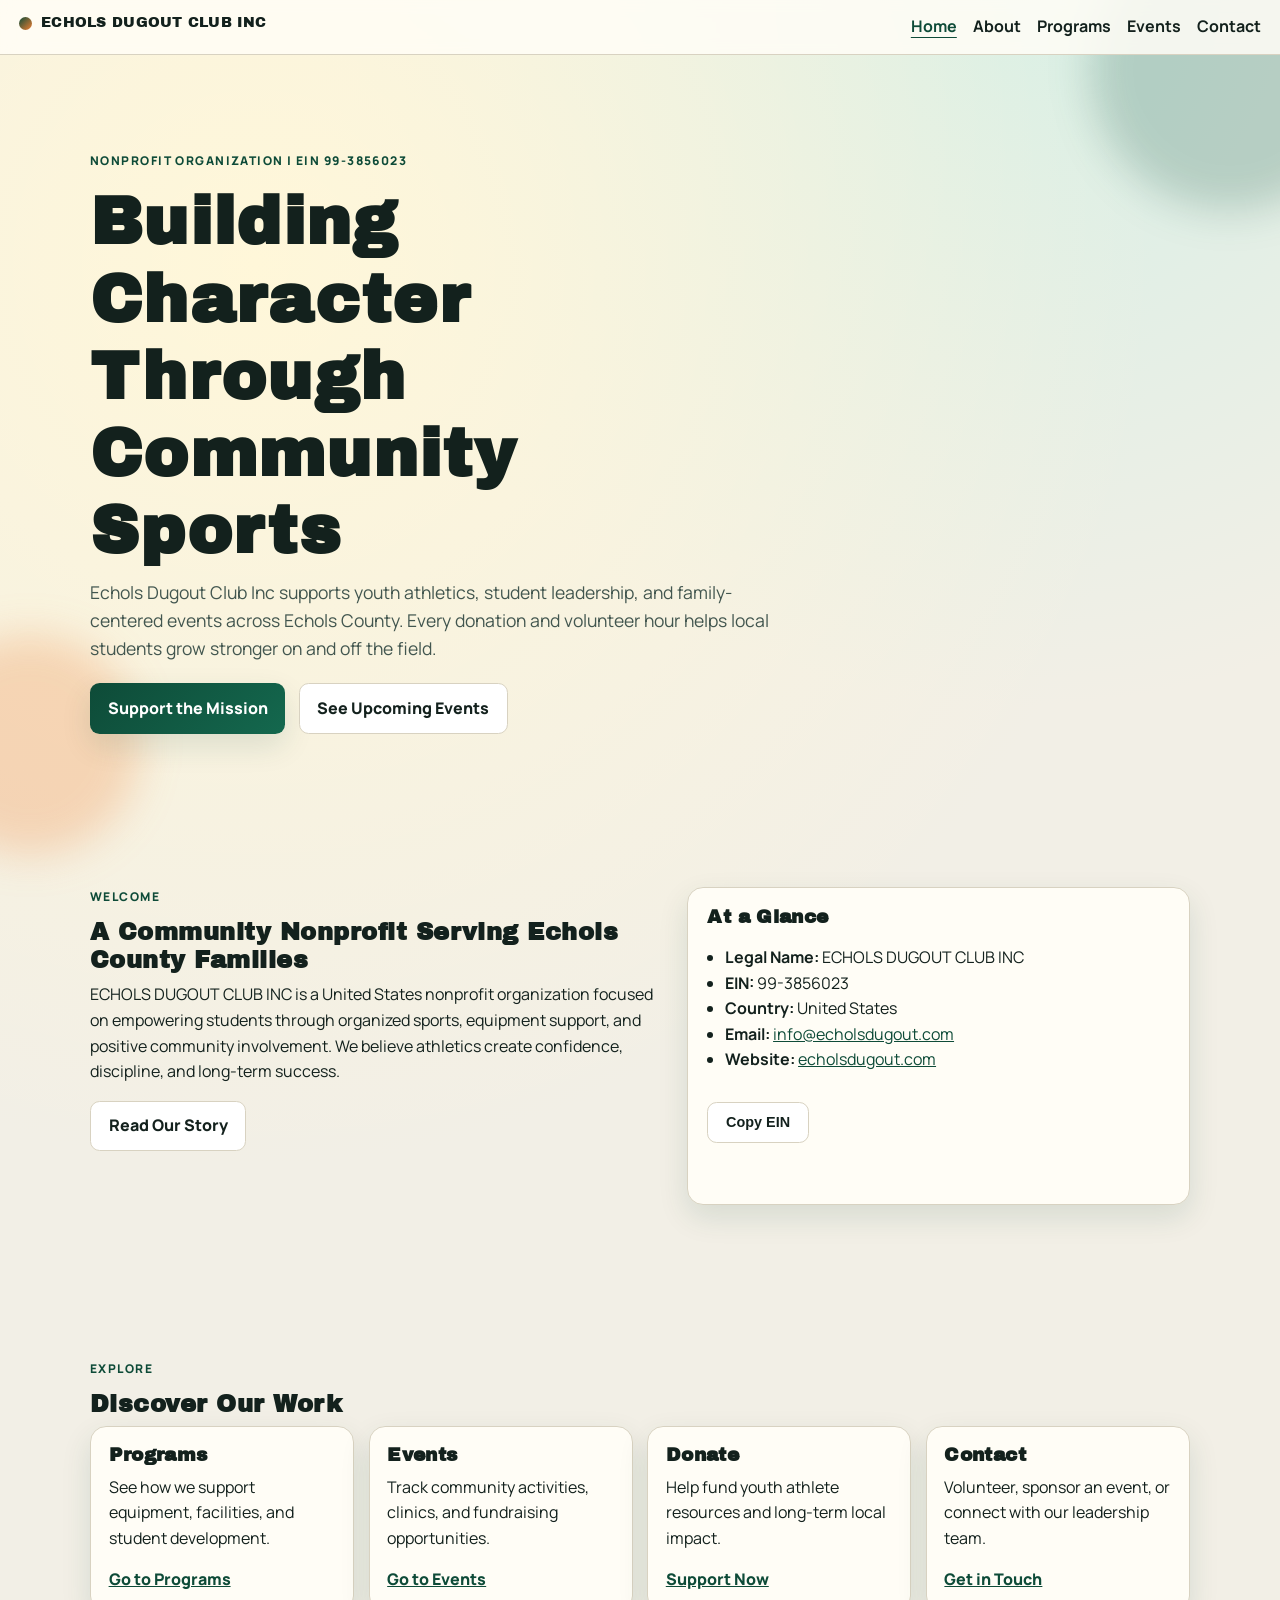
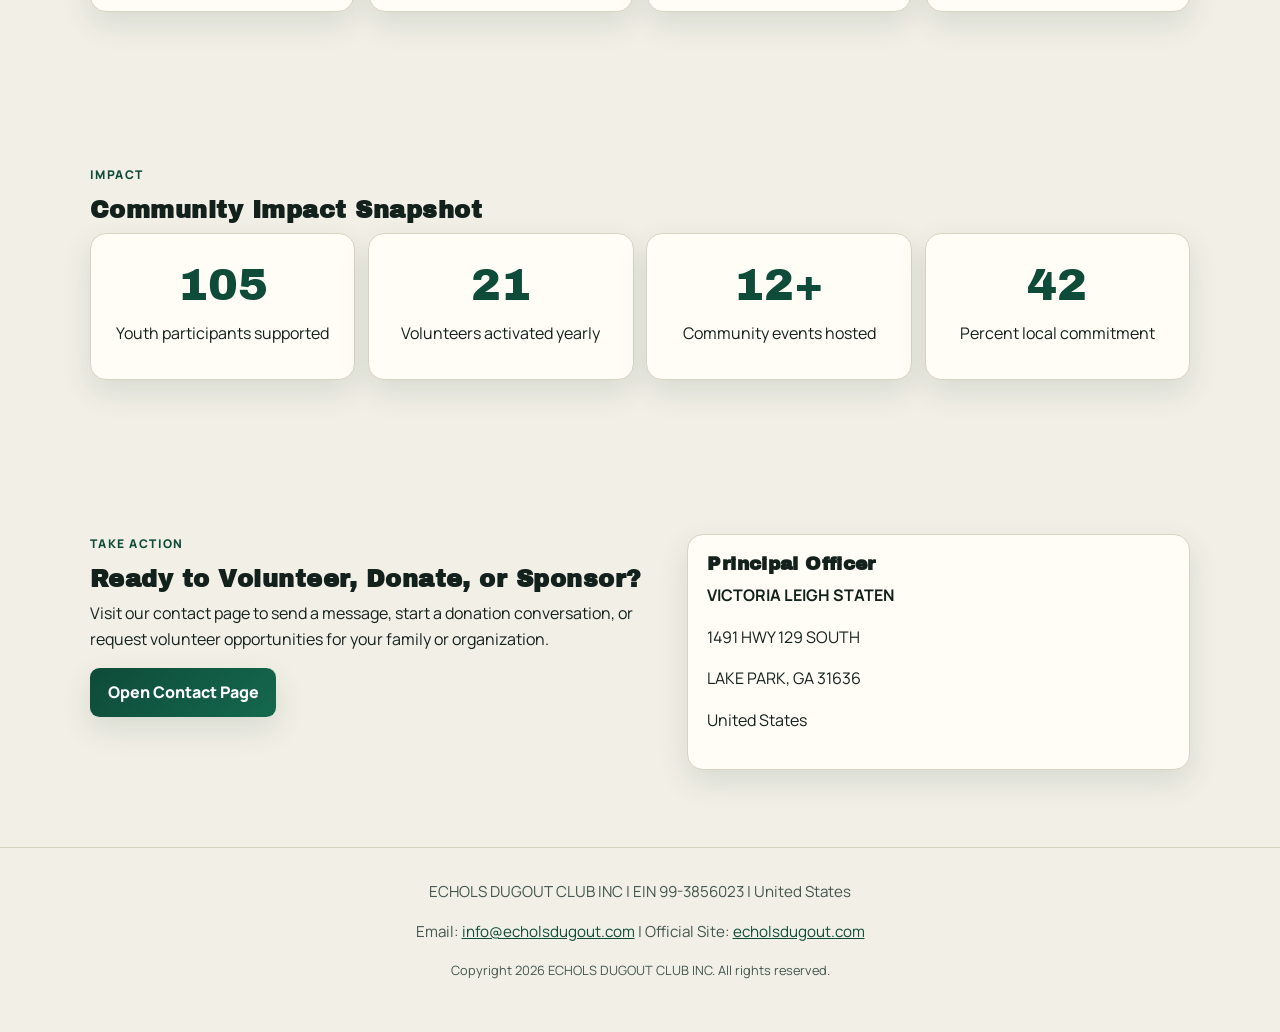
<file: index.html>
<!DOCTYPE html>
<html lang="en">
  <head>
    <meta charset="UTF-8" />
    <meta name="viewport" content="width=device-width, initial-scale=1.0" />
    <meta
      name="description"
      content="Official website for Echols Dugout Club Inc, supporting youth athletics and community growth in Echols County, Georgia."
    />
    <meta name="theme-color" content="#0e4b38" />
    <title>ECHOLS DUGOUT CLUB INC | Home</title>
    <link rel="preconnect" href="https://fonts.googleapis.com" />
    <link rel="preconnect" href="https://fonts.gstatic.com" crossorigin />
    <link
      href="https://fonts.googleapis.com/css2?family=Archivo+Black&family=Manrope:wght@400;500;700;800&display=swap"
      rel="stylesheet"
    />
    <link rel="stylesheet" href="styles.css" />
  </head>
  <body>
    <div class="bg-orb orb-1" aria-hidden="true"></div>
    <div class="bg-orb orb-2" aria-hidden="true"></div>

    <header class="site-header">
      <a class="brand" href="index.html" aria-label="ECHOLS DUGOUT CLUB INC home">
        <span class="brand-dot"></span>
        <span>ECHOLS DUGOUT CLUB INC</span>
      </a>

      <button class="menu-toggle" id="menuToggle" aria-expanded="false" aria-controls="siteNav">
        Menu
      </button>

      <nav id="siteNav" class="site-nav" aria-label="Main navigation">
        <a class="active" href="index.html">Home</a>
        <a href="about.html">About</a>
        <a href="programs.html">Programs</a>
        <a href="events.html">Events</a>
        <a href="contact.html">Contact</a>
      </nav>
    </header>

    <main>
      <section class="hero section reveal">
        <p class="eyebrow">Nonprofit Organization | EIN 99-3856023</p>
        <h1>Building Character Through Community Sports</h1>
        <p class="hero-copy">
          Echols Dugout Club Inc supports youth athletics, student leadership, and family-centered
          events across Echols County. Every donation and volunteer hour helps local students grow
          stronger on and off the field.
        </p>
        <div class="hero-actions">
          <a class="btn btn-primary" href="contact.html">Support the Mission</a>
          <a class="btn btn-secondary" href="events.html">See Upcoming Events</a>
        </div>
      </section>

      <section class="section split reveal">
        <div>
          <p class="eyebrow">Welcome</p>
          <h2>A Community Nonprofit Serving Echols County Families</h2>
          <p>
            ECHOLS DUGOUT CLUB INC is a United States nonprofit organization focused on empowering
            students through organized sports, equipment support, and positive community involvement.
            We believe athletics create confidence, discipline, and long-term success.
          </p>
          <a class="btn btn-secondary" href="about.html">Read Our Story</a>
        </div>
        <aside class="info-card">
          <h3>At a Glance</h3>
          <ul>
            <li><strong>Legal Name:</strong> ECHOLS DUGOUT CLUB INC</li>
            <li><strong>EIN:</strong> <span id="einText">99-3856023</span></li>
            <li><strong>Country:</strong> United States</li>
            <li><strong>Email:</strong> <a href="mailto:info@echolsdugout.com">info@echolsdugout.com</a></li>
            <li><strong>Website:</strong> <a href="https://echolsdugout.com" target="_blank" rel="noopener">echolsdugout.com</a></li>
          </ul>
          <button class="btn btn-small" id="copyEinButton">Copy EIN</button>
          <p class="copy-feedback" id="copyFeedback" aria-live="polite"></p>
        </aside>
      </section>

      <section class="section reveal">
        <p class="eyebrow">Explore</p>
        <h2>Discover Our Work</h2>
        <div class="card-grid quick-links">
          <article class="feature-card">
            <h3>Programs</h3>
            <p>See how we support equipment, facilities, and student development.</p>
            <a href="programs.html">Go to Programs</a>
          </article>
          <article class="feature-card">
            <h3>Events</h3>
            <p>Track community activities, clinics, and fundraising opportunities.</p>
            <a href="events.html">Go to Events</a>
          </article>
          <article class="feature-card">
            <h3>Donate</h3>
            <p>Help fund youth athlete resources and long-term local impact.</p>
            <a href="contact.html">Support Now</a>
          </article>
          <article class="feature-card">
            <h3>Contact</h3>
            <p>Volunteer, sponsor an event, or connect with our leadership team.</p>
            <a href="contact.html">Get in Touch</a>
          </article>
        </div>
      </section>

      <section class="section stats reveal">
        <p class="eyebrow">Impact</p>
        <h2>Community Impact Snapshot</h2>
        <div class="stat-grid">
          <div class="stat">
            <span class="stat-number" data-target="250">0</span>
            <p>Youth participants supported</p>
          </div>
          <div class="stat">
            <span class="stat-number" data-target="40">0</span>
            <p>Volunteers activated yearly</p>
          </div>
          <div class="stat">
            <span class="stat-number" data-target="12">0</span>
            <p>Community events hosted</p>
          </div>
          <div class="stat">
            <span class="stat-number" data-target="100">0</span>
            <p>Percent local commitment</p>
          </div>
        </div>
      </section>

      <section class="section split donate reveal">
        <div>
          <p class="eyebrow">Take Action</p>
          <h2>Ready to Volunteer, Donate, or Sponsor?</h2>
          <p>
            Visit our contact page to send a message, start a donation conversation, or request
            volunteer opportunities for your family or organization.
          </p>
          <a class="btn btn-primary" href="contact.html">Open Contact Page</a>
        </div>
        <div class="highlight-card">
          <h3>Principal Officer</h3>
          <p><strong>VICTORIA LEIGH STATEN</strong></p>
          <p>1491 HWY 129 SOUTH</p>
          <p>LAKE PARK, GA 31636</p>
          <p>United States</p>
        </div>
      </section>
    </main>

    <footer class="site-footer">
      <p>ECHOLS DUGOUT CLUB INC | EIN 99-3856023 | United States</p>
      <p>
        Email: <a href="mailto:info@echolsdugout.com">info@echolsdugout.com</a> |
        Official Site: <a href="https://echolsdugout.com" target="_blank" rel="noopener">echolsdugout.com</a>
      </p>
      <p class="tiny">Copyright 2026 ECHOLS DUGOUT CLUB INC. All rights reserved.</p>
    </footer>

    <script src="script.js"></script>
  </body>
</html>
</file>
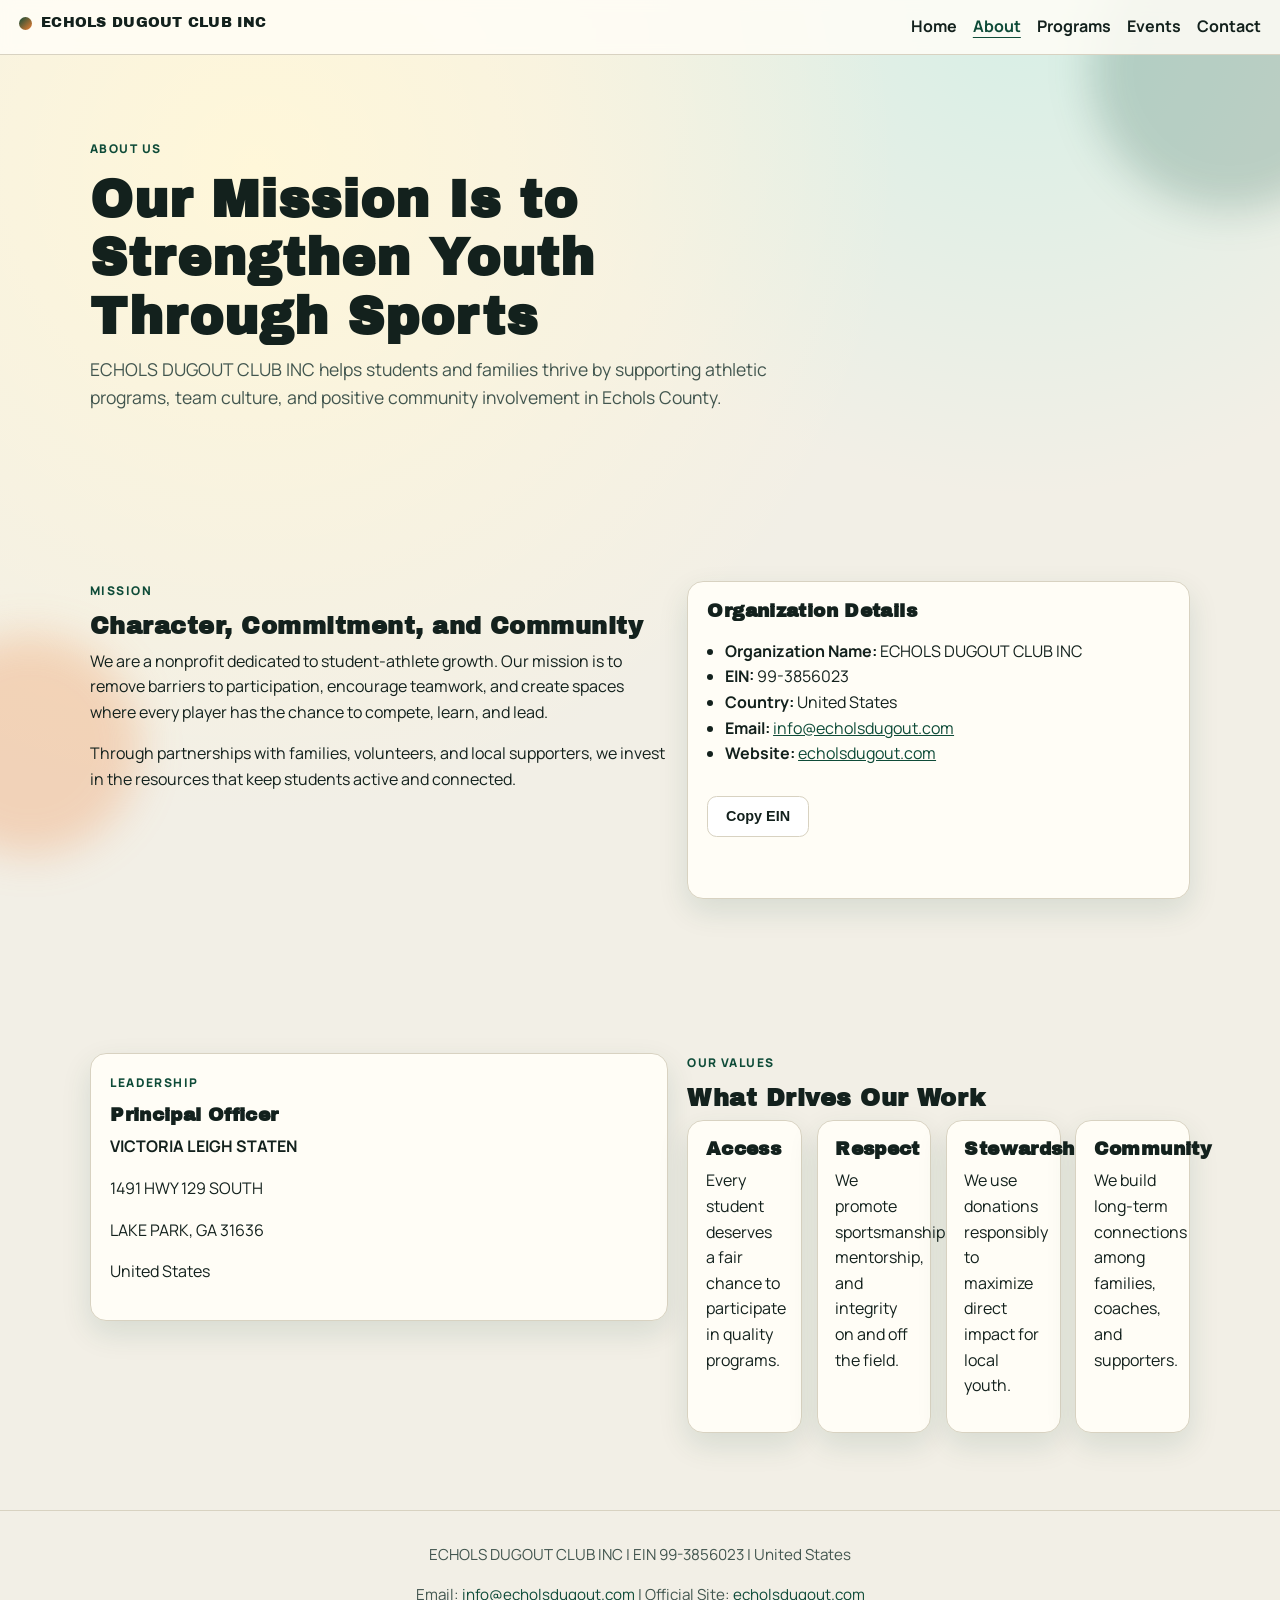
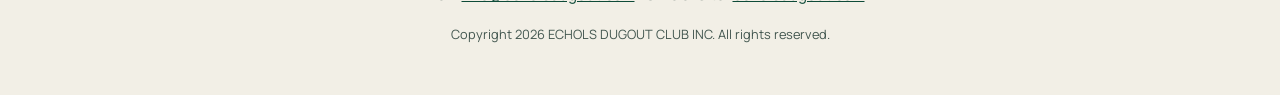
<file: about.html>
<!DOCTYPE html>
<html lang="en">
  <head>
    <meta charset="UTF-8" />
    <meta name="viewport" content="width=device-width, initial-scale=1.0" />
    <meta
      name="description"
      content="Learn about ECHOLS DUGOUT CLUB INC, our mission, leadership, and nonprofit organization details."
    />
    <meta name="theme-color" content="#0e4b38" />
    <title>ECHOLS DUGOUT CLUB INC | About</title>
    <link rel="preconnect" href="https://fonts.googleapis.com" />
    <link rel="preconnect" href="https://fonts.gstatic.com" crossorigin />
    <link
      href="https://fonts.googleapis.com/css2?family=Archivo+Black&family=Manrope:wght@400;500;700;800&display=swap"
      rel="stylesheet"
    />
    <link rel="stylesheet" href="styles.css" />
  </head>
  <body>
    <div class="bg-orb orb-1" aria-hidden="true"></div>
    <div class="bg-orb orb-2" aria-hidden="true"></div>

    <header class="site-header">
      <a class="brand" href="index.html" aria-label="ECHOLS DUGOUT CLUB INC home">
        <span class="brand-dot"></span>
        <span>ECHOLS DUGOUT CLUB INC</span>
      </a>

      <button class="menu-toggle" id="menuToggle" aria-expanded="false" aria-controls="siteNav">
        Menu
      </button>

      <nav id="siteNav" class="site-nav" aria-label="Main navigation">
        <a href="index.html">Home</a>
        <a class="active" href="about.html">About</a>
        <a href="programs.html">Programs</a>
        <a href="events.html">Events</a>
        <a href="contact.html">Contact</a>
      </nav>
    </header>

    <main>
      <section class="section page-hero reveal">
        <p class="eyebrow">About Us</p>
        <h1>Our Mission Is to Strengthen Youth Through Sports</h1>
        <p class="hero-copy">
          ECHOLS DUGOUT CLUB INC helps students and families thrive by supporting athletic programs,
          team culture, and positive community involvement in Echols County.
        </p>
      </section>

      <section class="section split reveal">
        <div>
          <p class="eyebrow">Mission</p>
          <h2>Character, Commitment, and Community</h2>
          <p>
            We are a nonprofit dedicated to student-athlete growth. Our mission is to remove barriers
            to participation, encourage teamwork, and create spaces where every player has the chance
            to compete, learn, and lead.
          </p>
          <p>
            Through partnerships with families, volunteers, and local supporters, we invest in the
            resources that keep students active and connected.
          </p>
        </div>
        <aside class="info-card">
          <h3>Organization Details</h3>
          <ul>
            <li><strong>Organization Name:</strong> ECHOLS DUGOUT CLUB INC</li>
            <li><strong>EIN:</strong> <span id="einText">99-3856023</span></li>
            <li><strong>Country:</strong> United States</li>
            <li>
              <strong>Email:</strong>
              <a href="mailto:info@echolsdugout.com">info@echolsdugout.com</a>
            </li>
            <li>
              <strong>Website:</strong>
              <a href="https://echolsdugout.com" target="_blank" rel="noopener">echolsdugout.com</a>
            </li>
          </ul>
          <button class="btn btn-small" id="copyEinButton">Copy EIN</button>
          <p class="copy-feedback" id="copyFeedback" aria-live="polite"></p>
        </aside>
      </section>

      <section class="section split reveal">
        <div class="highlight-card">
          <p class="eyebrow">Leadership</p>
          <h3>Principal Officer</h3>
          <p><strong>VICTORIA LEIGH STATEN</strong></p>
          <p>1491 HWY 129 SOUTH</p>
          <p>LAKE PARK, GA 31636</p>
          <p>United States</p>
        </div>
        <div>
          <p class="eyebrow">Our Values</p>
          <h2>What Drives Our Work</h2>
          <div class="card-grid quick-links">
            <article class="feature-card">
              <h3>Access</h3>
              <p>Every student deserves a fair chance to participate in quality programs.</p>
            </article>
            <article class="feature-card">
              <h3>Respect</h3>
              <p>We promote sportsmanship, mentorship, and integrity on and off the field.</p>
            </article>
            <article class="feature-card">
              <h3>Stewardship</h3>
              <p>We use donations responsibly to maximize direct impact for local youth.</p>
            </article>
            <article class="feature-card">
              <h3>Community</h3>
              <p>We build long-term connections among families, coaches, and supporters.</p>
            </article>
          </div>
        </div>
      </section>
    </main>

    <footer class="site-footer">
      <p>ECHOLS DUGOUT CLUB INC | EIN 99-3856023 | United States</p>
      <p>
        Email: <a href="mailto:info@echolsdugout.com">info@echolsdugout.com</a> |
        Official Site: <a href="https://echolsdugout.com" target="_blank" rel="noopener">echolsdugout.com</a>
      </p>
      <p class="tiny">Copyright 2026 ECHOLS DUGOUT CLUB INC. All rights reserved.</p>
    </footer>

    <script src="script.js"></script>
  </body>
</html>
</file>
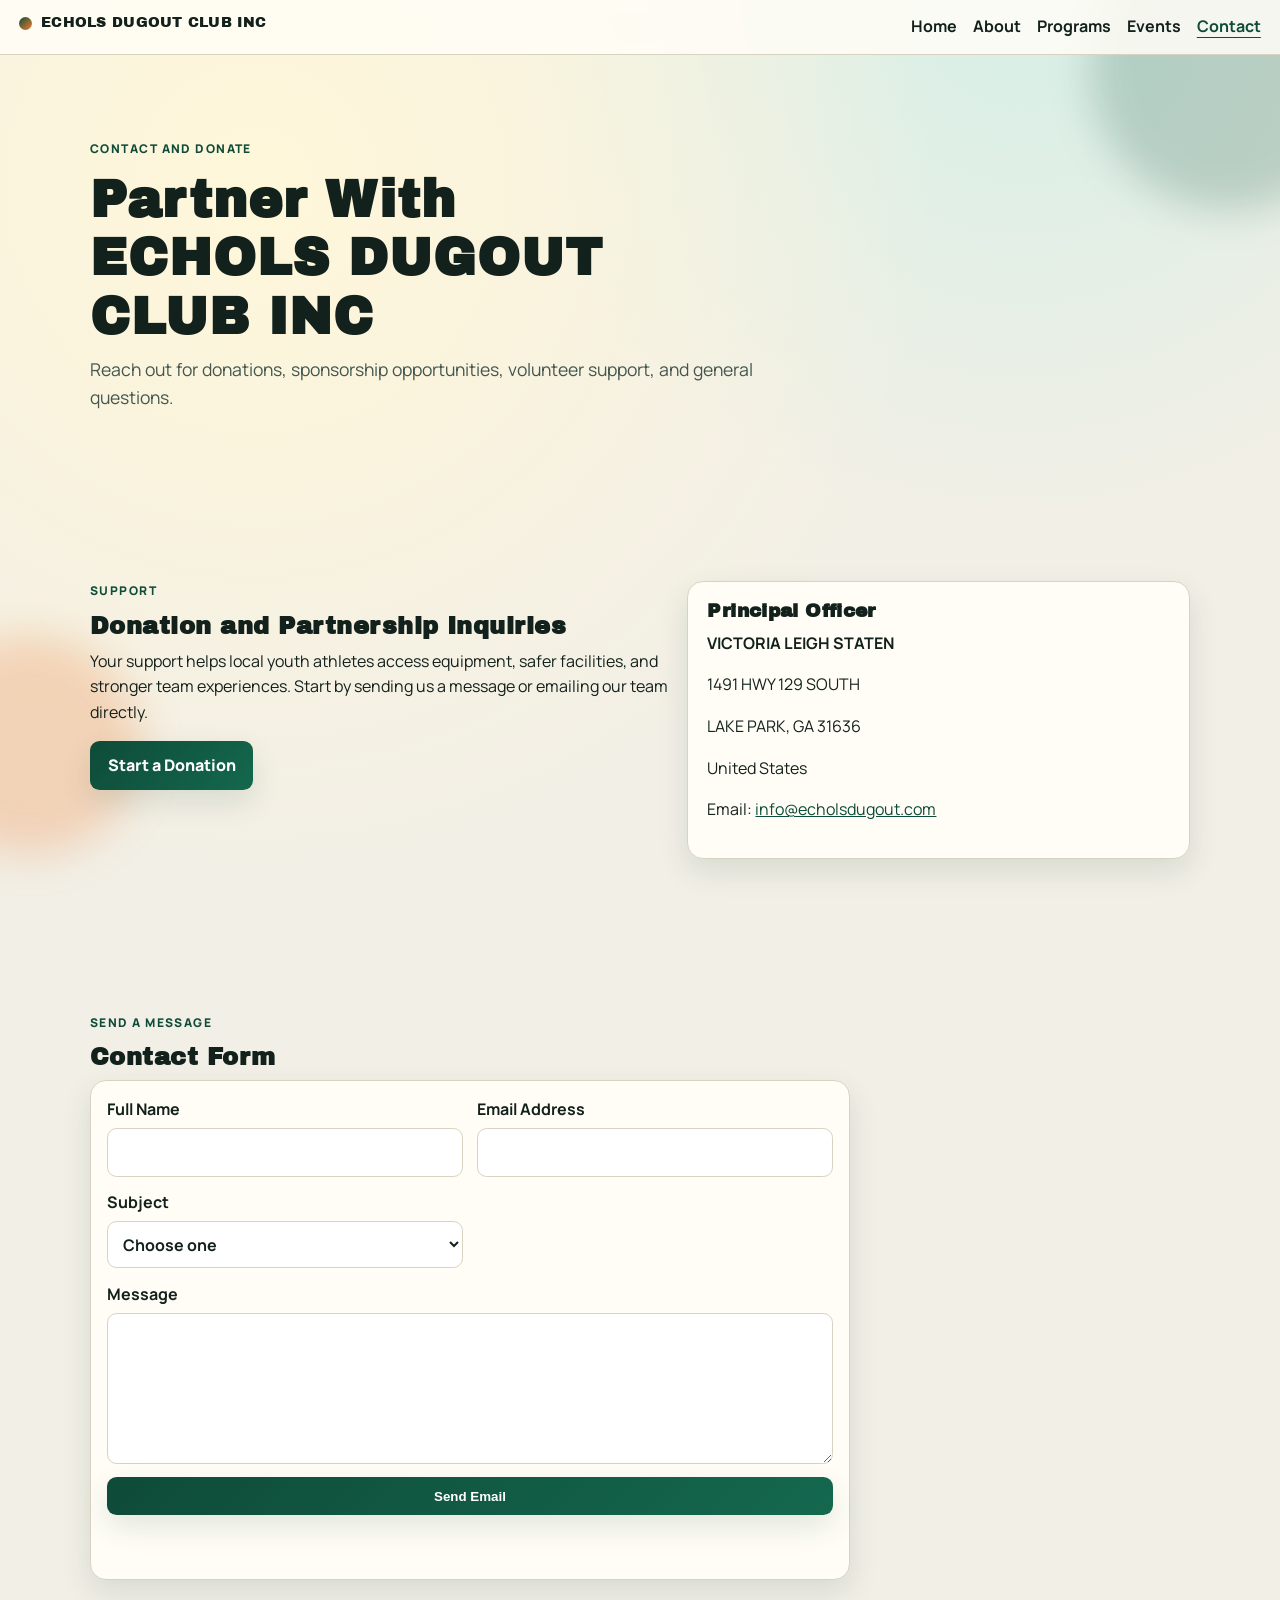
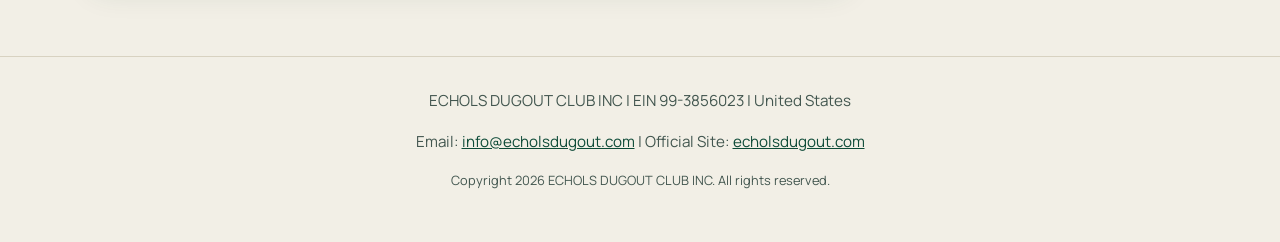
<file: contact.html>
<!DOCTYPE html>
<html lang="en">
  <head>
    <meta charset="UTF-8" />
    <meta name="viewport" content="width=device-width, initial-scale=1.0" />
    <meta
      name="description"
      content="Contact ECHOLS DUGOUT CLUB INC for donations, sponsorships, volunteering, and general inquiries."
    />
    <meta name="theme-color" content="#0e4b38" />
    <title>ECHOLS DUGOUT CLUB INC | Contact</title>
    <link rel="preconnect" href="https://fonts.googleapis.com" />
    <link rel="preconnect" href="https://fonts.gstatic.com" crossorigin />
    <link
      href="https://fonts.googleapis.com/css2?family=Archivo+Black&family=Manrope:wght@400;500;700;800&display=swap"
      rel="stylesheet"
    />
    <link rel="stylesheet" href="styles.css" />
  </head>
  <body>
    <div class="bg-orb orb-1" aria-hidden="true"></div>
    <div class="bg-orb orb-2" aria-hidden="true"></div>

    <header class="site-header">
      <a class="brand" href="index.html" aria-label="ECHOLS DUGOUT CLUB INC home">
        <span class="brand-dot"></span>
        <span>ECHOLS DUGOUT CLUB INC</span>
      </a>

      <button class="menu-toggle" id="menuToggle" aria-expanded="false" aria-controls="siteNav">
        Menu
      </button>

      <nav id="siteNav" class="site-nav" aria-label="Main navigation">
        <a href="index.html">Home</a>
        <a href="about.html">About</a>
        <a href="programs.html">Programs</a>
        <a href="events.html">Events</a>
        <a class="active" href="contact.html">Contact</a>
      </nav>
    </header>

    <main>
      <section class="section page-hero reveal">
        <p class="eyebrow">Contact and Donate</p>
        <h1>Partner With ECHOLS DUGOUT CLUB INC</h1>
        <p class="hero-copy">
          Reach out for donations, sponsorship opportunities, volunteer support, and general questions.
        </p>
      </section>

      <section class="section split donate reveal">
        <div>
          <p class="eyebrow">Support</p>
          <h2>Donation and Partnership Inquiries</h2>
          <p>
            Your support helps local youth athletes access equipment, safer facilities, and stronger
            team experiences. Start by sending us a message or emailing our team directly.
          </p>
          <a class="btn btn-primary" href="mailto:info@echolsdugout.com?subject=Donation%20Inquiry">Start a Donation</a>
        </div>
        <div class="highlight-card">
          <h3>Principal Officer</h3>
          <p><strong>VICTORIA LEIGH STATEN</strong></p>
          <p>1491 HWY 129 SOUTH</p>
          <p>LAKE PARK, GA 31636</p>
          <p>United States</p>
          <p>Email: <a href="mailto:info@echolsdugout.com">info@echolsdugout.com</a></p>
        </div>
      </section>

      <section class="section contact reveal">
        <p class="eyebrow">Send a Message</p>
        <h2>Contact Form</h2>
        <form id="contactForm" class="contact-form" novalidate>
          <label>
            Full Name
            <input type="text" name="name" required />
          </label>
          <label>
            Email Address
            <input type="email" name="email" required />
          </label>
          <label>
            Subject
            <select name="subject" required>
              <option value="">Choose one</option>
              <option value="General Inquiry">General Inquiry</option>
              <option value="Volunteer Interest">Volunteer Interest</option>
              <option value="Donation Inquiry">Donation Inquiry</option>
              <option value="Sponsorship Opportunity">Sponsorship Opportunity</option>
            </select>
          </label>
          <label>
            Message
            <textarea name="message" rows="5" required></textarea>
          </label>
          <button type="submit" class="btn btn-primary">Send Email</button>
          <p id="formFeedback" class="form-feedback" aria-live="polite"></p>
        </form>
      </section>
    </main>

    <footer class="site-footer">
      <p>ECHOLS DUGOUT CLUB INC | EIN 99-3856023 | United States</p>
      <p>
        Email: <a href="mailto:info@echolsdugout.com">info@echolsdugout.com</a> |
        Official Site: <a href="https://echolsdugout.com" target="_blank" rel="noopener">echolsdugout.com</a>
      </p>
      <p class="tiny">Copyright 2026 ECHOLS DUGOUT CLUB INC. All rights reserved.</p>
    </footer>

    <script src="script.js"></script>
  </body>
</html>
</file>
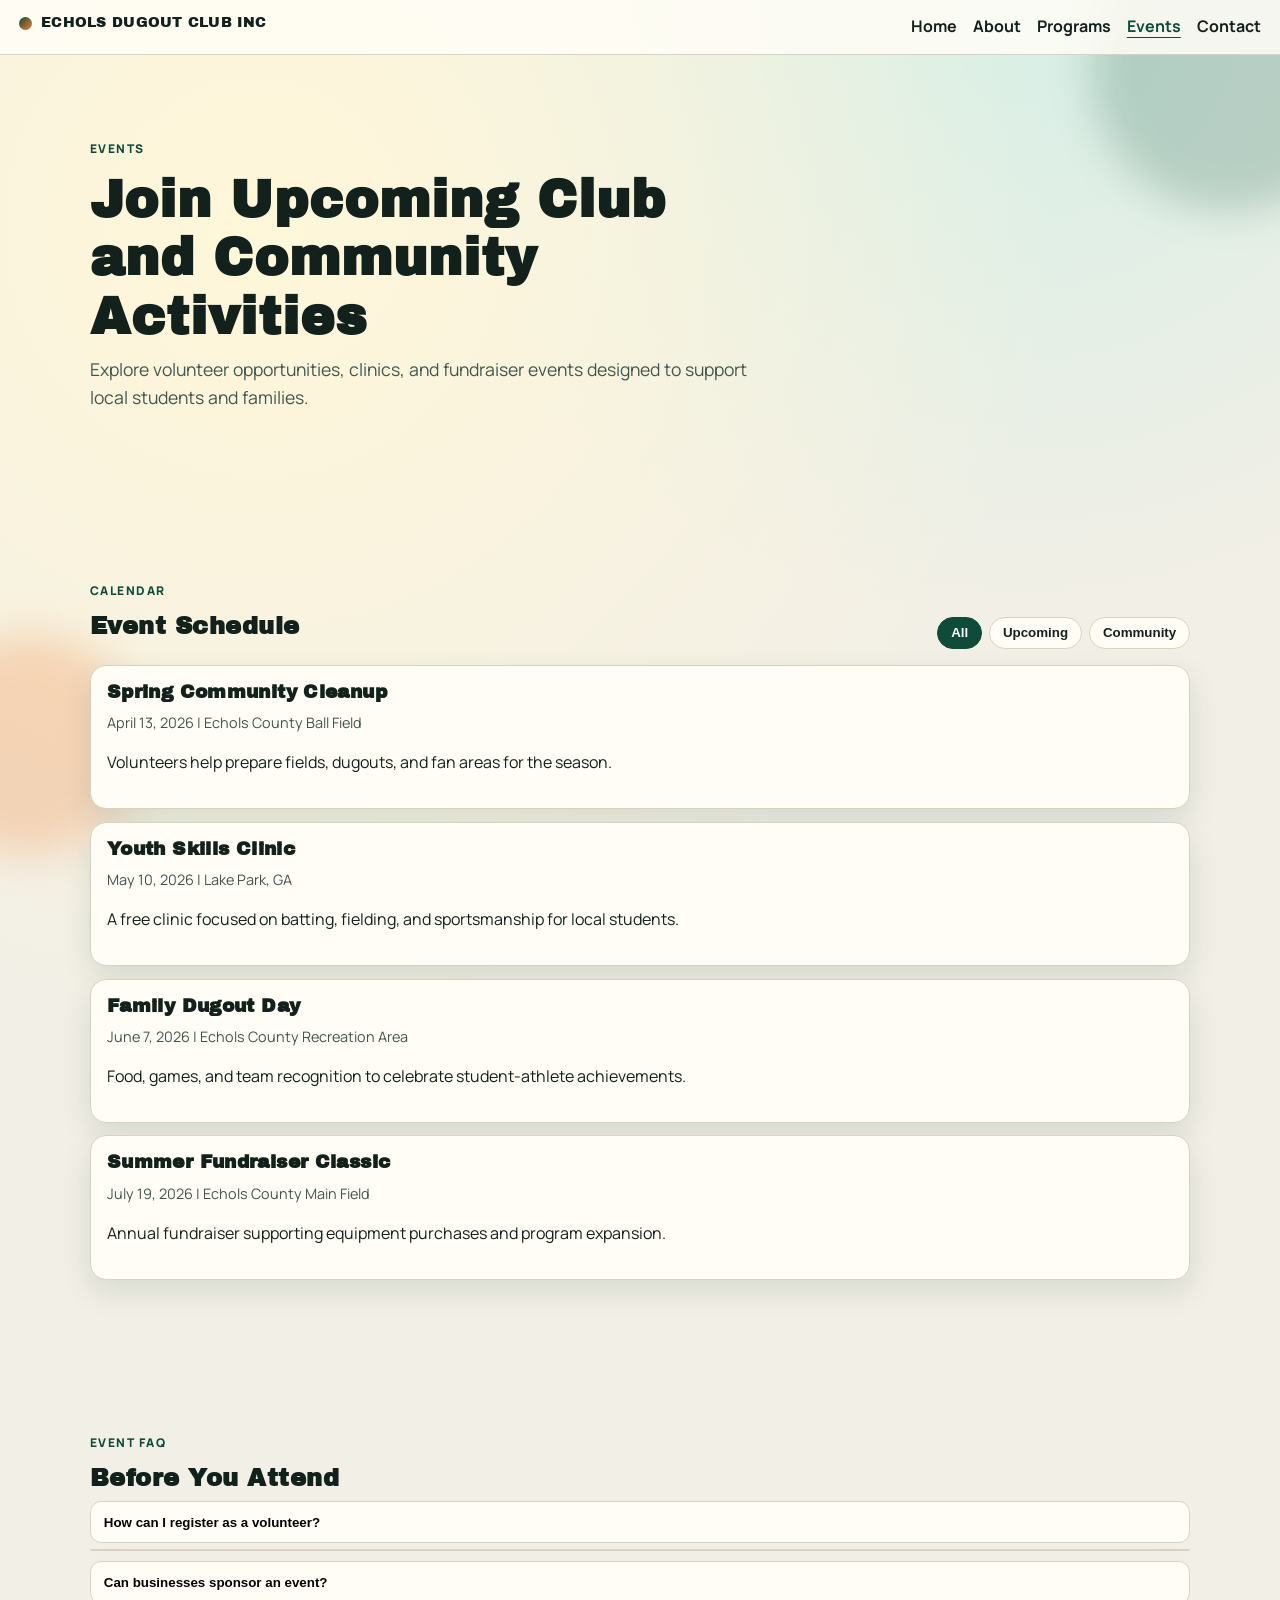
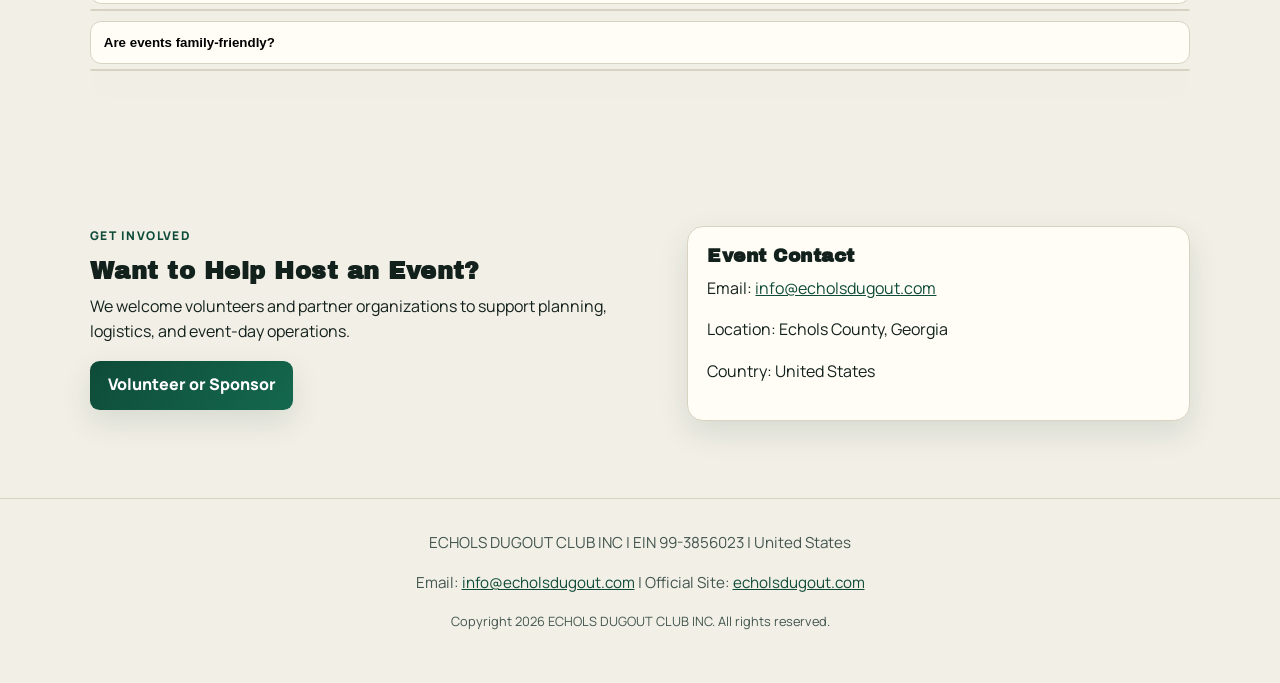
<file: events.html>
<!DOCTYPE html>
<html lang="en">
  <head>
    <meta charset="UTF-8" />
    <meta name="viewport" content="width=device-width, initial-scale=1.0" />
    <meta
      name="description"
      content="View upcoming events and community activities from ECHOLS DUGOUT CLUB INC."
    />
    <meta name="theme-color" content="#0e4b38" />
    <title>ECHOLS DUGOUT CLUB INC | Events</title>
    <link rel="preconnect" href="https://fonts.googleapis.com" />
    <link rel="preconnect" href="https://fonts.gstatic.com" crossorigin />
    <link
      href="https://fonts.googleapis.com/css2?family=Archivo+Black&family=Manrope:wght@400;500;700;800&display=swap"
      rel="stylesheet"
    />
    <link rel="stylesheet" href="styles.css" />
  </head>
  <body>
    <div class="bg-orb orb-1" aria-hidden="true"></div>
    <div class="bg-orb orb-2" aria-hidden="true"></div>

    <header class="site-header">
      <a class="brand" href="index.html" aria-label="ECHOLS DUGOUT CLUB INC home">
        <span class="brand-dot"></span>
        <span>ECHOLS DUGOUT CLUB INC</span>
      </a>

      <button class="menu-toggle" id="menuToggle" aria-expanded="false" aria-controls="siteNav">
        Menu
      </button>

      <nav id="siteNav" class="site-nav" aria-label="Main navigation">
        <a href="index.html">Home</a>
        <a href="about.html">About</a>
        <a href="programs.html">Programs</a>
        <a class="active" href="events.html">Events</a>
        <a href="contact.html">Contact</a>
      </nav>
    </header>

    <main>
      <section class="section page-hero reveal">
        <p class="eyebrow">Events</p>
        <h1>Join Upcoming Club and Community Activities</h1>
        <p class="hero-copy">
          Explore volunteer opportunities, clinics, and fundraiser events designed to support local
          students and families.
        </p>
      </section>

      <section class="section reveal">
        <div class="section-head">
          <div>
            <p class="eyebrow">Calendar</p>
            <h2>Event Schedule</h2>
          </div>
          <div class="event-filters" role="tablist" aria-label="Event filter tabs">
            <button class="tab active" data-filter="all" role="tab" aria-selected="true">All</button>
            <button class="tab" data-filter="upcoming" role="tab" aria-selected="false">Upcoming</button>
            <button class="tab" data-filter="community" role="tab" aria-selected="false">Community</button>
          </div>
        </div>
        <div id="eventList" class="event-list" aria-live="polite"></div>
      </section>

      <section class="section faq reveal">
        <p class="eyebrow">Event FAQ</p>
        <h2>Before You Attend</h2>
        <div class="accordion">
          <button class="accordion-trigger" aria-expanded="false">How can I register as a volunteer?</button>
          <div class="accordion-panel">
            <p>
              Use the contact page and select Volunteer Interest. We will follow up with event details
              and volunteer roles.
            </p>
          </div>
          <button class="accordion-trigger" aria-expanded="false">Can businesses sponsor an event?</button>
          <div class="accordion-panel">
            <p>
              Yes. Send a sponsorship inquiry and include your organization name, support goals, and
              preferred event timeframe.
            </p>
          </div>
          <button class="accordion-trigger" aria-expanded="false">Are events family-friendly?</button>
          <div class="accordion-panel">
            <p>
              Yes. Most of our events are open to families and designed to promote local school spirit.
            </p>
          </div>
        </div>
      </section>

      <section class="section split donate reveal">
        <div>
          <p class="eyebrow">Get Involved</p>
          <h2>Want to Help Host an Event?</h2>
          <p>
            We welcome volunteers and partner organizations to support planning, logistics, and event-day
            operations.
          </p>
          <a class="btn btn-primary" href="contact.html">Volunteer or Sponsor</a>
        </div>
        <div class="highlight-card">
          <h3>Event Contact</h3>
          <p>Email: <a href="mailto:info@echolsdugout.com">info@echolsdugout.com</a></p>
          <p>Location: Echols County, Georgia</p>
          <p>Country: United States</p>
        </div>
      </section>
    </main>

    <footer class="site-footer">
      <p>ECHOLS DUGOUT CLUB INC | EIN 99-3856023 | United States</p>
      <p>
        Email: <a href="mailto:info@echolsdugout.com">info@echolsdugout.com</a> |
        Official Site: <a href="https://echolsdugout.com" target="_blank" rel="noopener">echolsdugout.com</a>
      </p>
      <p class="tiny">Copyright 2026 ECHOLS DUGOUT CLUB INC. All rights reserved.</p>
    </footer>

    <script src="script.js"></script>
  </body>
</html>
</file>
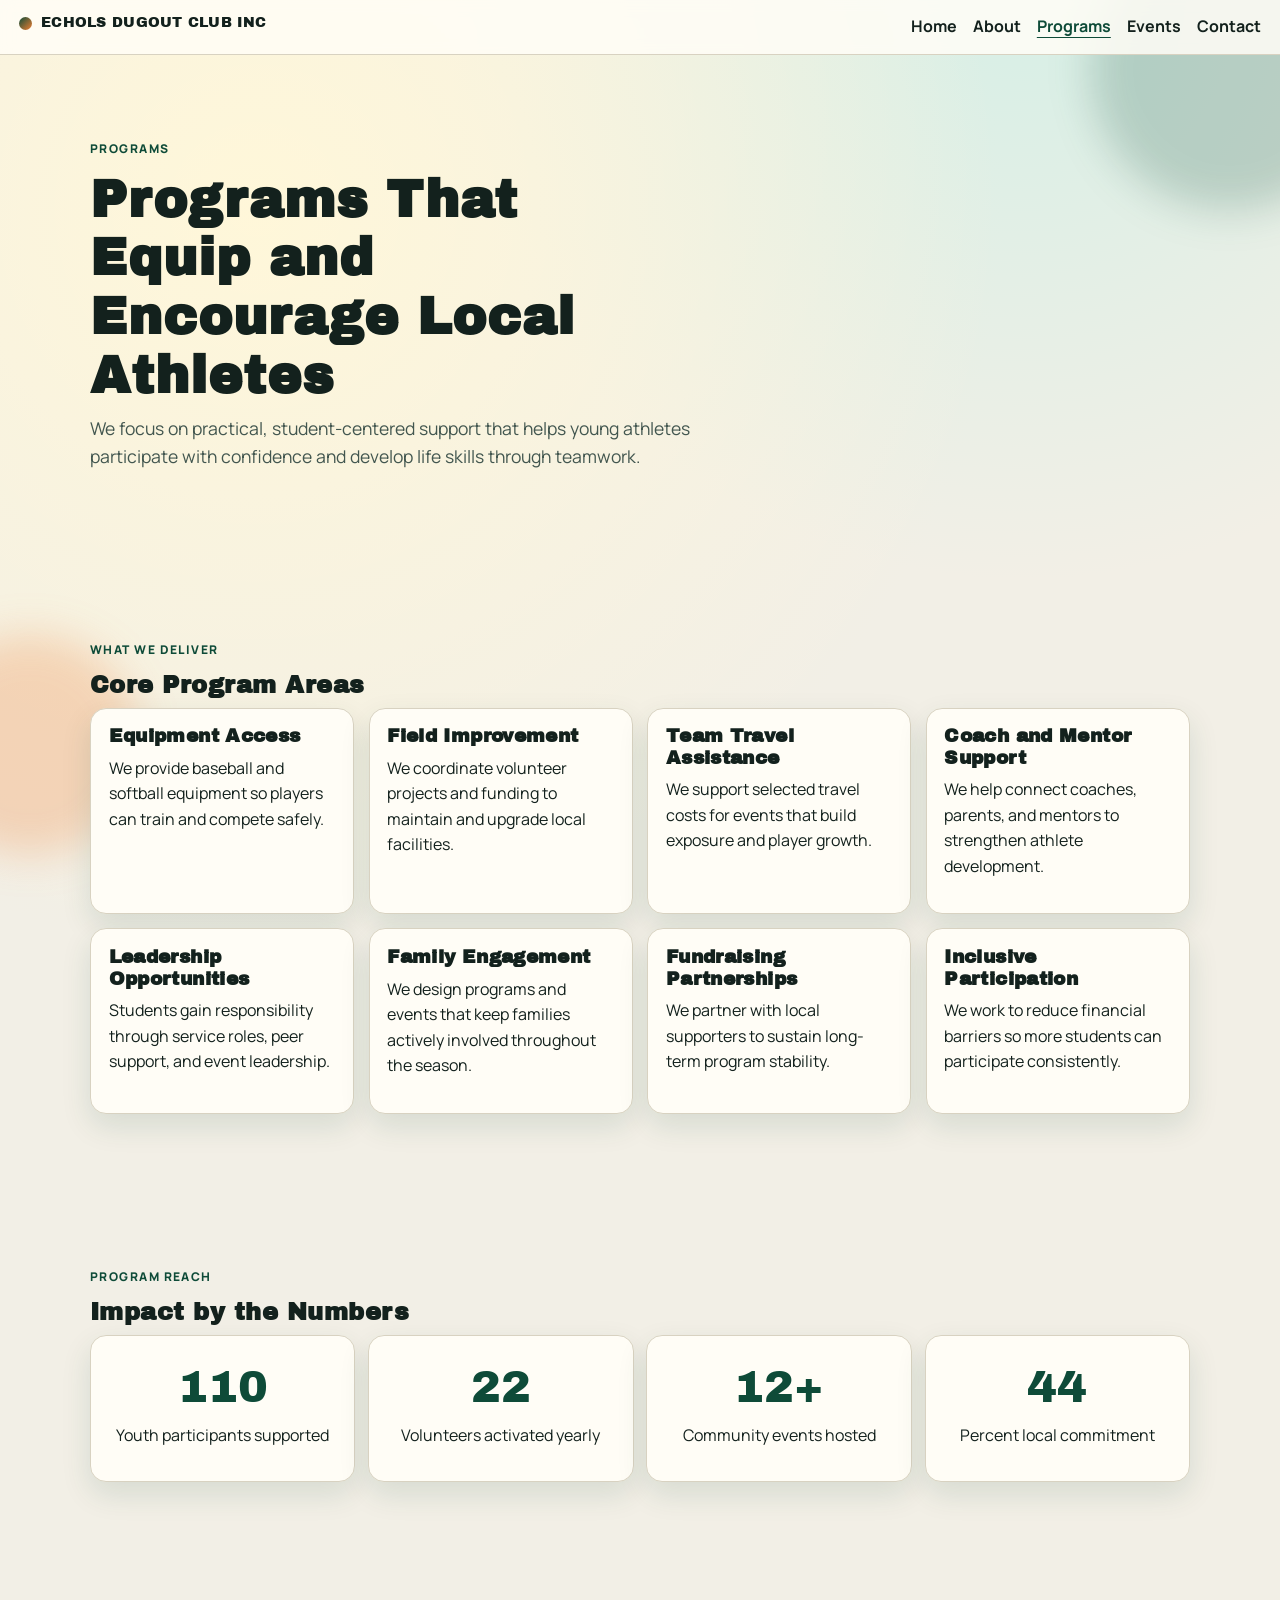
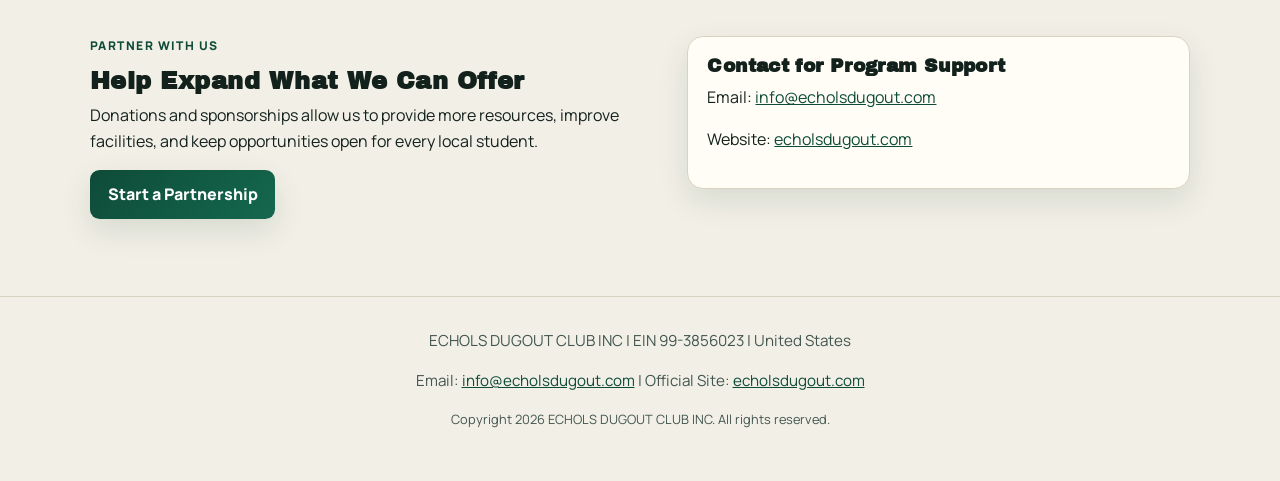
<file: programs.html>
<!DOCTYPE html>
<html lang="en">
  <head>
    <meta charset="UTF-8" />
    <meta name="viewport" content="width=device-width, initial-scale=1.0" />
    <meta
      name="description"
      content="Explore core programs delivered by ECHOLS DUGOUT CLUB INC for youth sports and community development."
    />
    <meta name="theme-color" content="#0e4b38" />
    <title>ECHOLS DUGOUT CLUB INC | Programs</title>
    <link rel="preconnect" href="https://fonts.googleapis.com" />
    <link rel="preconnect" href="https://fonts.gstatic.com" crossorigin />
    <link
      href="https://fonts.googleapis.com/css2?family=Archivo+Black&family=Manrope:wght@400;500;700;800&display=swap"
      rel="stylesheet"
    />
    <link rel="stylesheet" href="styles.css" />
  </head>
  <body>
    <div class="bg-orb orb-1" aria-hidden="true"></div>
    <div class="bg-orb orb-2" aria-hidden="true"></div>

    <header class="site-header">
      <a class="brand" href="index.html" aria-label="ECHOLS DUGOUT CLUB INC home">
        <span class="brand-dot"></span>
        <span>ECHOLS DUGOUT CLUB INC</span>
      </a>

      <button class="menu-toggle" id="menuToggle" aria-expanded="false" aria-controls="siteNav">
        Menu
      </button>

      <nav id="siteNav" class="site-nav" aria-label="Main navigation">
        <a href="index.html">Home</a>
        <a href="about.html">About</a>
        <a class="active" href="programs.html">Programs</a>
        <a href="events.html">Events</a>
        <a href="contact.html">Contact</a>
      </nav>
    </header>

    <main>
      <section class="section page-hero reveal">
        <p class="eyebrow">Programs</p>
        <h1>Programs That Equip and Encourage Local Athletes</h1>
        <p class="hero-copy">
          We focus on practical, student-centered support that helps young athletes participate with
          confidence and develop life skills through teamwork.
        </p>
      </section>

      <section class="section reveal">
        <p class="eyebrow">What We Deliver</p>
        <h2>Core Program Areas</h2>
        <div class="card-grid">
          <article class="feature-card">
            <h3>Equipment Access</h3>
            <p>
              We provide baseball and softball equipment so players can train and compete safely.
            </p>
          </article>
          <article class="feature-card">
            <h3>Field Improvement</h3>
            <p>
              We coordinate volunteer projects and funding to maintain and upgrade local facilities.
            </p>
          </article>
          <article class="feature-card">
            <h3>Team Travel Assistance</h3>
            <p>
              We support selected travel costs for events that build exposure and player growth.
            </p>
          </article>
          <article class="feature-card">
            <h3>Coach and Mentor Support</h3>
            <p>
              We help connect coaches, parents, and mentors to strengthen athlete development.
            </p>
          </article>
          <article class="feature-card">
            <h3>Leadership Opportunities</h3>
            <p>
              Students gain responsibility through service roles, peer support, and event leadership.
            </p>
          </article>
          <article class="feature-card">
            <h3>Family Engagement</h3>
            <p>
              We design programs and events that keep families actively involved throughout the season.
            </p>
          </article>
          <article class="feature-card">
            <h3>Fundraising Partnerships</h3>
            <p>
              We partner with local supporters to sustain long-term program stability.
            </p>
          </article>
          <article class="feature-card">
            <h3>Inclusive Participation</h3>
            <p>
              We work to reduce financial barriers so more students can participate consistently.
            </p>
          </article>
        </div>
      </section>

      <section class="section stats reveal">
        <p class="eyebrow">Program Reach</p>
        <h2>Impact by the Numbers</h2>
        <div class="stat-grid">
          <div class="stat">
            <span class="stat-number" data-target="250">0</span>
            <p>Youth participants supported</p>
          </div>
          <div class="stat">
            <span class="stat-number" data-target="40">0</span>
            <p>Volunteers activated yearly</p>
          </div>
          <div class="stat">
            <span class="stat-number" data-target="12">0</span>
            <p>Community events hosted</p>
          </div>
          <div class="stat">
            <span class="stat-number" data-target="100">0</span>
            <p>Percent local commitment</p>
          </div>
        </div>
      </section>

      <section class="section split donate reveal">
        <div>
          <p class="eyebrow">Partner With Us</p>
          <h2>Help Expand What We Can Offer</h2>
          <p>
            Donations and sponsorships allow us to provide more resources, improve facilities, and keep
            opportunities open for every local student.
          </p>
          <a class="btn btn-primary" href="contact.html">Start a Partnership</a>
        </div>
        <div class="highlight-card">
          <h3>Contact for Program Support</h3>
          <p>Email: <a href="mailto:info@echolsdugout.com">info@echolsdugout.com</a></p>
          <p>Website: <a href="https://echolsdugout.com" target="_blank" rel="noopener">echolsdugout.com</a></p>
        </div>
      </section>
    </main>

    <footer class="site-footer">
      <p>ECHOLS DUGOUT CLUB INC | EIN 99-3856023 | United States</p>
      <p>
        Email: <a href="mailto:info@echolsdugout.com">info@echolsdugout.com</a> |
        Official Site: <a href="https://echolsdugout.com" target="_blank" rel="noopener">echolsdugout.com</a>
      </p>
      <p class="tiny">Copyright 2026 ECHOLS DUGOUT CLUB INC. All rights reserved.</p>
    </footer>

    <script src="script.js"></script>
  </body>
</html>
</file>
<file: styles.css>
:root {
  --bg: #f2efe6;
  --paper: #fffdf6;
  --ink: #13211d;
  --muted: #42564f;
  --accent: #0e4b38;
  --accent-2: #ef7e32;
  --line: #d8d2c1;
  --card-shadow: 0 12px 30px rgba(14, 75, 56, 0.12);
}

* {
  box-sizing: border-box;
}

html {
  scroll-behavior: smooth;
}

body {
  margin: 0;
  font-family: "Manrope", sans-serif;
  color: var(--ink);
  background: radial-gradient(circle at 20% 10%, #fff7d9 0%, transparent 35%),
    radial-gradient(circle at 80% 0%, #d7efe6 0%, transparent 25%), var(--bg);
  line-height: 1.6;
}

h1,
h2,
h3,
.brand {
  font-family: "Archivo Black", sans-serif;
  letter-spacing: 0.02em;
  line-height: 1.15;
  margin: 0 0 0.5rem;
}

p {
  margin: 0 0 1rem;
}

a {
  color: var(--accent);
}

.bg-orb {
  position: fixed;
  border-radius: 50%;
  filter: blur(20px);
  pointer-events: none;
  z-index: -1;
}

.orb-1 {
  width: 280px;
  height: 280px;
  background: rgba(14, 75, 56, 0.2);
  top: -70px;
  right: -90px;
}

.orb-2 {
  width: 220px;
  height: 220px;
  background: rgba(239, 126, 50, 0.25);
  bottom: 5vh;
  left: -80px;
}

.site-header {
  position: sticky;
  top: 0;
  z-index: 40;
  display: flex;
  align-items: center;
  justify-content: space-between;
  gap: 1rem;
  padding: 0.9rem 1.2rem;
  background: rgba(255, 253, 246, 0.86);
  backdrop-filter: blur(7px);
  border-bottom: 1px solid var(--line);
}

.brand {
  display: inline-flex;
  align-items: center;
  gap: 0.55rem;
  color: var(--ink);
  text-decoration: none;
  font-size: 0.88rem;
}

.brand-dot {
  width: 13px;
  height: 13px;
  border-radius: 50%;
  background: linear-gradient(135deg, var(--accent), var(--accent-2));
}

.menu-toggle {
  border: 1px solid var(--line);
  background: var(--paper);
  color: var(--ink);
  padding: 0.55rem 0.75rem;
  border-radius: 0.5rem;
  font-weight: 700;
  display: none;
}

.site-nav {
  display: flex;
  gap: 1rem;
}

.site-nav a {
  text-decoration: none;
  color: var(--ink);
  font-weight: 700;
}

.site-nav a.active {
  color: var(--accent);
  text-decoration: underline;
  text-underline-offset: 0.3rem;
}

main {
  width: min(1100px, 92%);
  margin: 0 auto;
}

.section {
  padding: 4.8rem 0;
}

.eyebrow {
  color: var(--accent);
  text-transform: uppercase;
  letter-spacing: 0.12em;
  font-size: 0.75rem;
  font-weight: 800;
  margin-bottom: 0.8rem;
}

.hero {
  padding-top: 6rem;
}

.page-hero {
  padding-top: 5.2rem;
}

.page-hero h1 {
  font-size: clamp(1.9rem, 5.4vw, 3.2rem);
  max-width: 17ch;
}

.hero h1 {
  font-size: clamp(2rem, 6.4vw, 4.2rem);
  max-width: 14ch;
}

.hero-copy {
  max-width: 62ch;
  font-size: 1.1rem;
  color: var(--muted);
}

.hero-actions {
  display: flex;
  gap: 0.85rem;
  flex-wrap: wrap;
  margin-top: 1.3rem;
}

.btn {
  display: inline-flex;
  align-items: center;
  justify-content: center;
  text-decoration: none;
  border: none;
  cursor: pointer;
  font-weight: 800;
  border-radius: 0.6rem;
  padding: 0.72rem 1.1rem;
  transition: transform 0.2s ease, box-shadow 0.2s ease, background 0.2s ease;
}

.btn:hover {
  transform: translateY(-1px);
}

.btn:focus-visible,
.tab:focus-visible,
.accordion-trigger:focus-visible,
input:focus-visible,
select:focus-visible,
textarea:focus-visible {
  outline: 3px solid #0c7a59;
  outline-offset: 2px;
}

.btn-primary {
  background: linear-gradient(135deg, var(--accent), #14684e);
  color: #ffffff;
  box-shadow: var(--card-shadow);
}

.btn-secondary {
  background: #fff;
  border: 1px solid var(--line);
  color: var(--ink);
}

.btn-small {
  font-size: 0.9rem;
  margin-top: 0.8rem;
  background: #fff;
  border: 1px solid var(--line);
  color: var(--ink);
}

.split {
  display: grid;
  grid-template-columns: 1.15fr 1fr;
  gap: 1.2rem;
  align-items: start;
}

.info-card,
.highlight-card,
.feature-card,
.event-item,
.stat,
.contact-form,
.accordion-panel {
  background: var(--paper);
  border: 1px solid var(--line);
  border-radius: 1rem;
  box-shadow: var(--card-shadow);
}

.info-card,
.highlight-card {
  padding: 1.2rem;
}

.info-card ul {
  padding-left: 1.1rem;
}

.copy-feedback {
  min-height: 1.2rem;
  margin-top: 0.45rem;
  color: var(--accent);
  font-size: 0.9rem;
}

.card-grid {
  display: grid;
  grid-template-columns: repeat(4, minmax(0, 1fr));
  gap: 0.9rem;
}

.feature-card {
  padding: 1.1rem;
}

.quick-links .feature-card a {
  font-weight: 800;
}

.section-head {
  display: flex;
  flex-wrap: wrap;
  gap: 1rem;
  justify-content: space-between;
  align-items: end;
}

.event-filters {
  display: inline-flex;
  gap: 0.45rem;
  flex-wrap: wrap;
}

.tab {
  border: 1px solid var(--line);
  border-radius: 999px;
  background: var(--paper);
  color: var(--ink);
  font-weight: 700;
  padding: 0.45rem 0.8rem;
  cursor: pointer;
}

.tab.active {
  background: var(--accent);
  color: #fff;
  border-color: var(--accent);
}

.event-list {
  margin-top: 1rem;
  display: grid;
  gap: 0.8rem;
}

.event-item {
  padding: 1rem;
}

.event-meta {
  font-size: 0.9rem;
  color: var(--muted);
}

.stats .stat-grid {
  display: grid;
  grid-template-columns: repeat(4, minmax(0, 1fr));
  gap: 0.8rem;
}

.stat {
  padding: 1rem;
  text-align: center;
}

.stat-number {
  font-family: "Archivo Black", sans-serif;
  font-size: clamp(1.8rem, 5vw, 2.8rem);
  color: var(--accent);
}

.faq .accordion {
  display: grid;
  gap: 0.55rem;
}

.accordion-trigger {
  text-align: left;
  background: var(--paper);
  border: 1px solid var(--line);
  border-radius: 0.7rem;
  padding: 0.8rem;
  font-weight: 800;
  cursor: pointer;
}

.accordion-panel {
  margin-top: -0.2rem;
  padding: 0 0.85rem;
  overflow: hidden;
  max-height: 0;
  transition: max-height 0.26s ease;
}

.accordion-panel p {
  margin: 0.75rem 0 0.9rem;
}

.contact-form {
  max-width: 760px;
  padding: 1rem;
  display: grid;
  grid-template-columns: 1fr 1fr;
  gap: 0.85rem;
}

.contact-form label {
  display: grid;
  gap: 0.35rem;
  font-weight: 700;
}

.contact-form label:nth-child(4) {
  grid-column: span 2;
}

.contact-form button,
.form-feedback {
  grid-column: span 2;
}

input,
select,
textarea {
  border: 1px solid var(--line);
  border-radius: 0.6rem;
  padding: 0.65rem 0.7rem;
  font: inherit;
  color: var(--ink);
  background: #fff;
}

.form-feedback {
  min-height: 1.1rem;
  font-size: 0.95rem;
}

.site-footer {
  border-top: 1px solid var(--line);
  padding: 2rem 1rem 2.2rem;
  text-align: center;
  color: var(--muted);
  font-size: 0.95rem;
}

.tiny {
  font-size: 0.8rem;
}

.reveal {
  opacity: 0;
  transform: translateY(18px);
  transition: opacity 0.55s ease, transform 0.55s ease;
}

.reveal.visible {
  opacity: 1;
  transform: translateY(0);
}

@media (max-width: 1000px) {
  .card-grid {
    grid-template-columns: repeat(2, minmax(0, 1fr));
  }

  .stats .stat-grid {
    grid-template-columns: repeat(2, minmax(0, 1fr));
  }
}

@media (max-width: 760px) {
  .menu-toggle {
    display: inline-flex;
  }

  .site-nav {
    position: absolute;
    top: 100%;
    right: 1rem;
    left: 1rem;
    display: none;
    flex-direction: column;
    background: var(--paper);
    border: 1px solid var(--line);
    border-radius: 0.8rem;
    padding: 0.75rem;
    box-shadow: var(--card-shadow);
  }

  .site-nav.open {
    display: flex;
  }

  .split {
    grid-template-columns: 1fr;
  }

  .contact-form {
    grid-template-columns: 1fr;
  }

  .contact-form label:nth-child(4),
  .contact-form button,
  .form-feedback {
    grid-column: span 1;
  }

  .section {
    padding: 3.4rem 0;
  }
}
</file>
